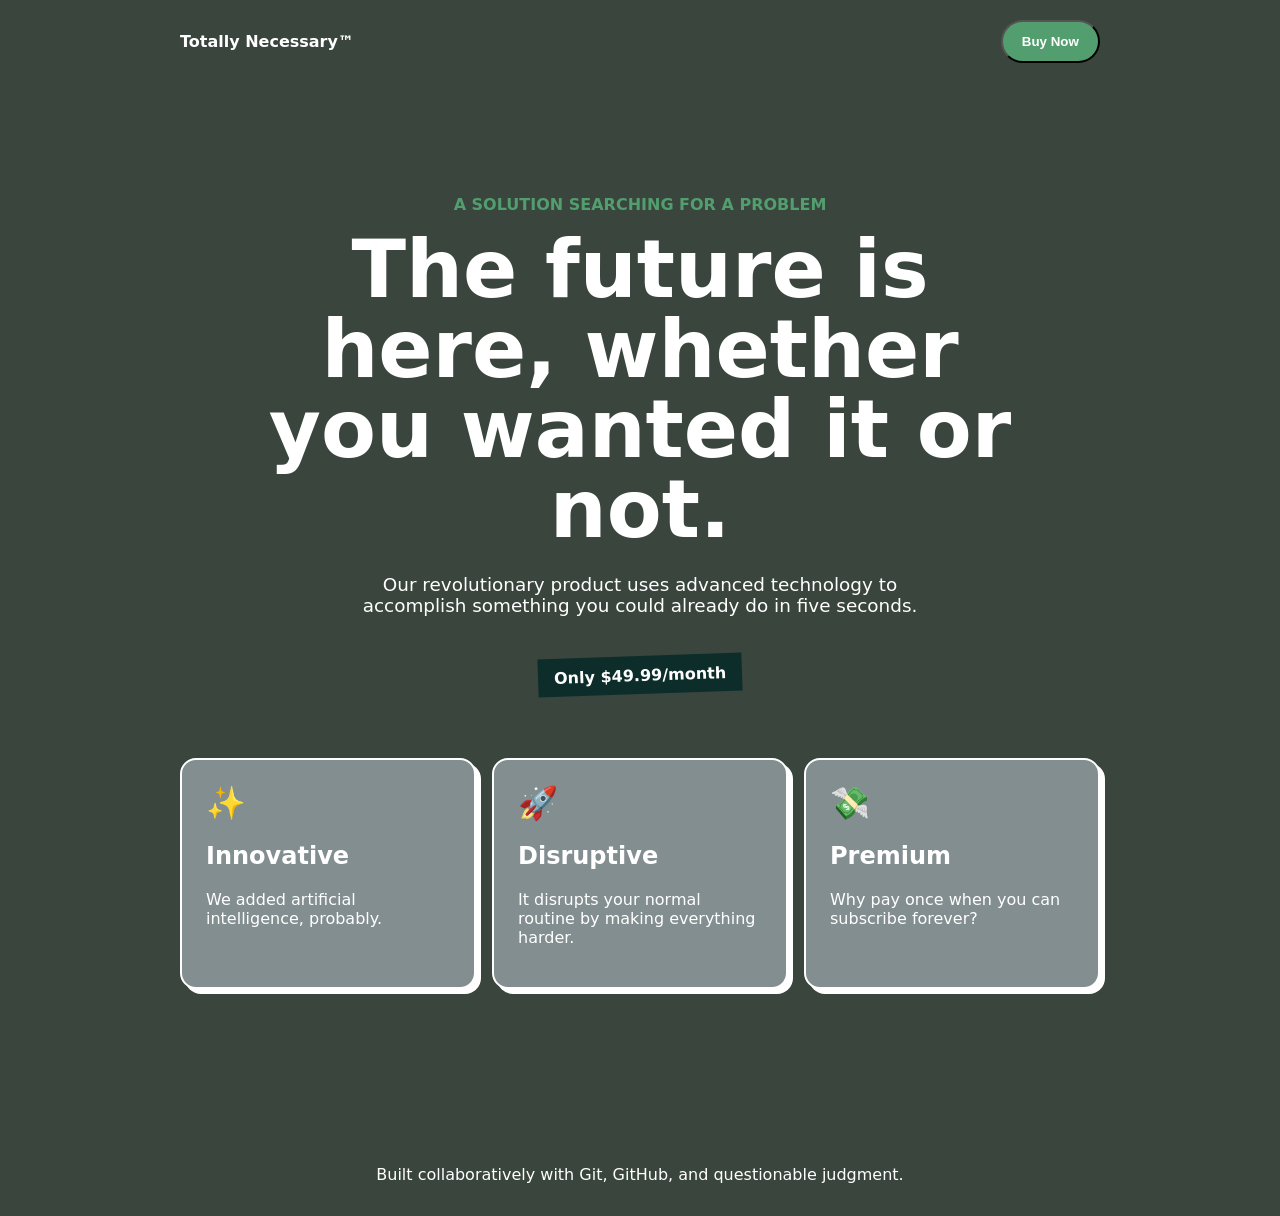
<file: index.html>
<!doctype html>
<html lang="en">
  <head>
    <meta charset="UTF-8" />
    <meta name="viewport" content="width=device-width, initial-scale=1.0" />
    <title>Totally Necessary™</title>
    <link rel="stylesheet" href="styles.css" />
  </head>
  <body>
    <header>
      <nav>
        <strong>Totally Necessary™</strong>
        <button id="buy-button" type="button">Buy Now</button>
      </nav>
    </header>

    <main>
      <section class="hero">
        <p class="eyebrow">A solution searching for a problem</p>
        <!-- CONFLICT CHALLENGE: Two teammates will change the next line. -->
        <h1>The future is here, whether you wanted it or not.</h1>
        <p class="description">
          Our revolutionary product uses advanced technology to accomplish
          something you could already do in five seconds.
        </p>
        <p class="price">Only $49.99/month</p>
      </section>

      <section class="features" aria-label="Product features">
        <article>
          <span>✨</span>
          <h2>Innovative</h2>
          <p>We added artificial intelligence, probably.</p>
        </article>
        <article>
          <span>🚀</span>
          <h2>Disruptive</h2>
          <p>It disrupts your normal routine by making everything harder.</p>
        </article>
        <article>
          <span>💸</span>
          <h2>Premium</h2>
          <p>Why pay once when you can subscribe forever?</p>
        </article>
      </section>

      <p id="message" class="message" aria-live="polite"></p>
    </main>

    <footer>Built collaboratively with Git, GitHub, and questionable judgment.</footer>
    <script src="script.js"></script>
  </body>
</html>
</file>
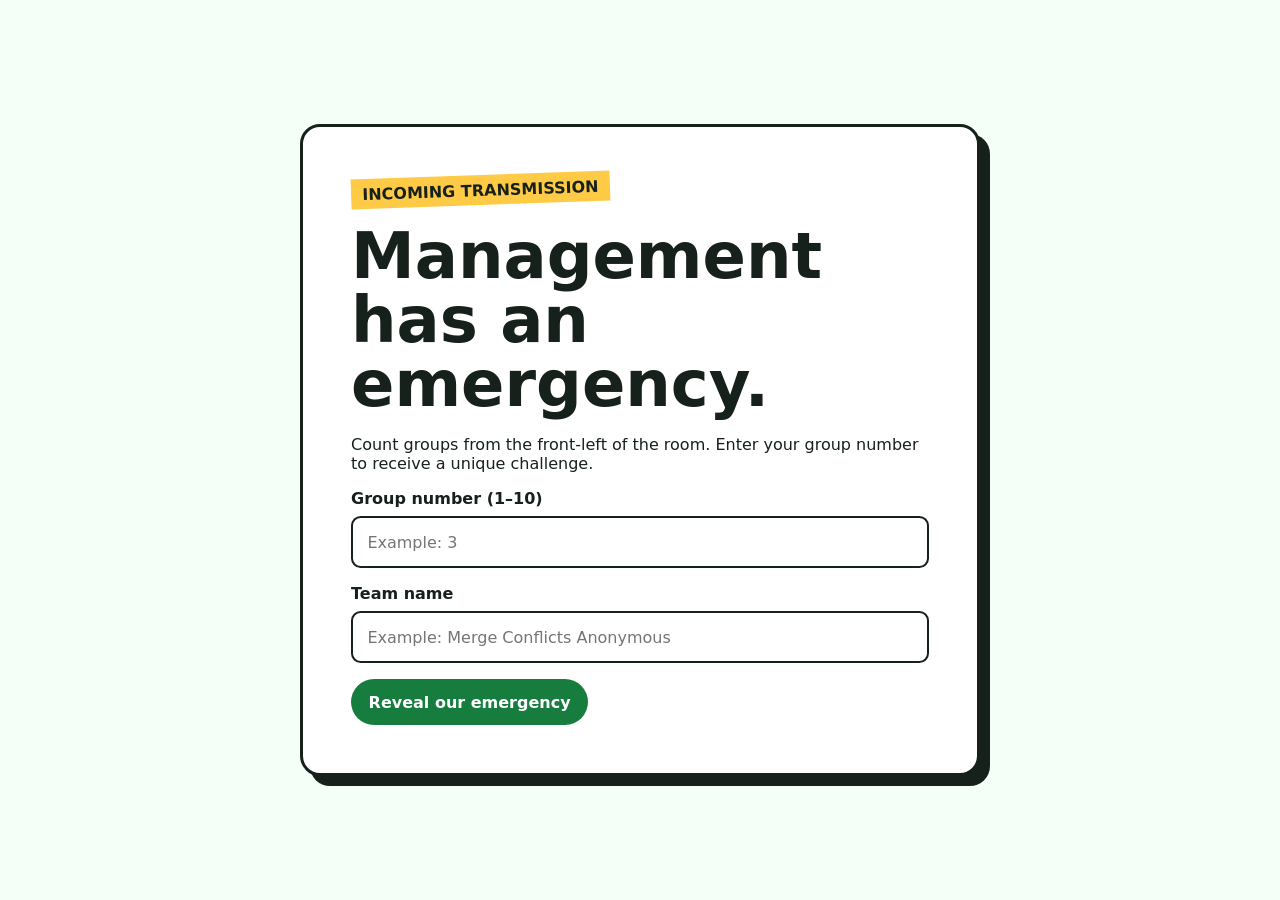
<file: challenge.html>
<!doctype html>
<html lang="en">
  <head>
    <meta charset="UTF-8" />
    <meta name="viewport" content="width=device-width, initial-scale=1.0" />
    <title>Emergency Challenge Generator</title>
    <style>
      :root { color-scheme: light; --green:#167d3e; --ink:#17211b; --paper:#f4fff7; --yellow:#ffcb47; }
      * { box-sizing:border-box; }
      body { margin:0; min-height:100vh; display:grid; place-items:center; padding:1.5rem; background:var(--paper); color:var(--ink); font-family:system-ui,sans-serif; }
      main { width:min(680px,100%); background:white; border:3px solid var(--ink); border-radius:1.25rem; padding:clamp(1.5rem,5vw,3rem); box-shadow:10px 10px 0 var(--ink); }
      .tag { display:inline-block; background:var(--yellow); padding:.35rem .7rem; font-weight:800; transform:rotate(-2deg); }
      h1 { font-size:clamp(2rem,7vw,4rem); line-height:1; margin:1.2rem 0; }
      label { display:block; font-weight:800; margin-bottom:.5rem; }
      input { width:100%; padding:.9rem; border:2px solid var(--ink); border-radius:.6rem; font:inherit; }
      button { margin-top:1rem; padding:.85rem 1.1rem; border:0; border-radius:999px; background:var(--green); color:white; font:inherit; font-weight:800; cursor:pointer; }
      button:hover { transform:translateY(-2px); }
      #result { margin-top:2rem; padding:1.2rem; border:2px dashed var(--green); border-radius:.8rem; }
      #result[hidden] { display:none; }
      pre { white-space:pre-wrap; background:#f3f3f3; padding:1rem; border-radius:.5rem; }
      .copied { margin-left:.7rem; font-weight:700; color:var(--green); }
    </style>
  </head>
  <body>
    <main>
      <span class="tag">INCOMING TRANSMISSION</span>
      <h1>Management has an emergency.</h1>
      <p>Count groups from the front-left of the room. Enter your group number to receive a unique challenge.</p>
      <form id="challenge-form">
        <label for="team-number">Group number (1–10)</label>
        <input id="team-number" required type="number" min="1" max="10" placeholder="Example: 3" />
        <label for="team-name" style="margin-top:1rem">Team name</label>
        <input id="team-name" required maxlength="50" placeholder="Example: Merge Conflicts Anonymous" />
        <button type="submit">Reveal our emergency</button>
      </form>
      <section id="result" hidden>
        <p class="tag" id="challenge-number"></p>
        <h2 id="challenge-title"></h2>
        <p id="challenge-description"></p>
        <h3>Copy this into a new GitHub Issue</h3>
        <pre id="issue-text"></pre>
        <button id="copy-button" type="button">Copy issue</button><span id="copy-status" class="copied" aria-live="polite"></span>
      </section>
    </main>
    <script>
      const challenges = [
        ["Marketing Emergency", "Add exactly three unnecessary emojis to the hero section."],
        ["Executive Decision", "Change the price to $1,000,000 and add one sentence justifying it."],
        ["Customer Request", "Add a fourth feature card that matches the existing layout."],
        ["Accessibility Report", "Improve one accessibility problem and explain the improvement in your pull request."],
        ["Legal Complaint", "Rename the product everywhere without changing its features."],
        ["Production Bug", "Prevent the Buy Now button from ever displaying an empty or undefined message."],
        ["Mobile Crisis", "Improve the website layout for screens narrower than 650 pixels."],
        ["Investor Demo", "Add a customer testimonial with a name, quote, and five-star rating."],
        ["Brand Refresh", "Add a dark theme by changing the site's colors while keeping text readable."],
        ["Feature Creep", "Add an FAQ section containing one ridiculous question and answer."],
      ];

      const form = document.querySelector("#challenge-form");
      const result = document.querySelector("#result");
      const issueText = document.querySelector("#issue-text");

      form.addEventListener("submit", (event) => {
        event.preventDefault();
        const team = document.querySelector("#team-name").value.trim();
        const groupNumber = Number(document.querySelector("#team-number").value);
        const index = groupNumber - 1;
        const [title, description] = challenges[index];
        document.querySelector("#challenge-number").textContent = `CHALLENGE ${index + 1}`;
        document.querySelector("#challenge-title").textContent = title;
        document.querySelector("#challenge-description").textContent = description;
        issueText.textContent = `[EMERGENCY] ${title}\n\nGroup ${groupNumber}: ${team}\n\n## Management's request\n${description}\n\n## Definition of done\n- [ ] Complete the change on a new branch\n- [ ] Open a pull request\n- [ ] Receive a teammate review\n- [ ] Include \"Closes #ISSUE_NUMBER\" in the PR description\n- [ ] Confirm the website still works`;
        result.hidden = false;
        document.querySelector("#copy-status").textContent = "";
        result.scrollIntoView({ behavior: "smooth" });
      });

      document.querySelector("#copy-button").addEventListener("click", async () => {
        await navigator.clipboard.writeText(issueText.textContent);
        document.querySelector("#copy-status").textContent = "Copied!";
      });
    </script>
  </body>
</html>
</file>
<file: styles.css>
:root {
  --background: #3a453d;
  --surface: #838e91;
  --primary: #529e6f;
  --accent: #0d2d2a;
  --text: #ffffff;
}

* { box-sizing: border-box; }

body {
  margin: 0;
  min-height: 100vh;
  background: var(--background);
  color: var(--text);
  font-family: system-ui, sans-serif;
}

nav {
  display: flex;
  align-items: center;
  justify-content: space-between;
  max-width: 960px;
  margin: auto;
  padding: 1.25rem;
}

button {
  border: 50;
  border-radius: 999px;
  padding: 0.75rem 1.2rem;
  background: var(--primary);
  color: white;
  cursor: pointer;
  font-weight: 700;
}

.joinBtn {
  width: 10em;
  height: 5ex;
  background-color: gold;
  border: 2px solid firebrick;
  border-radius: 10px;
  font-weight: bold;
  color: black;
  cursor: pointer;
}

main { max-width: 960px; margin: auto; padding: 3rem 1.25rem; }
.hero { text-align: center; padding: 3rem 0; }
.eyebrow { color: var(--primary); font-weight: 800; text-transform: uppercase; }
h1 { max-width: 760px; margin: 1rem auto; font-size: clamp(2.5rem, 7vw, 5rem); line-height: 1; }
.description { max-width: 620px; margin: 1.5rem auto; font-size: 1.15rem; }
.price { display: inline-block; padding: 0.6rem 1rem; background: var(--accent); font-weight: 800; transform: rotate(-2deg); }
.features { display: grid; grid-template-columns: repeat(3, 1fr); gap: 1rem; }
.features article { background: var(--surface); border: 2px solid var(--text); border-radius: 1rem; padding: 1.5rem; box-shadow: 5px 5px 0 var(--text); }
.features span { font-size: 2rem; }
.message { min-height: 2rem; text-align: center; font-weight: 700; margin: 2rem; }
footer { padding: 2rem; text-align: center; }

@media (max-width: 650px) {
  .features { grid-template-columns: 1fr; }
}
</file>
